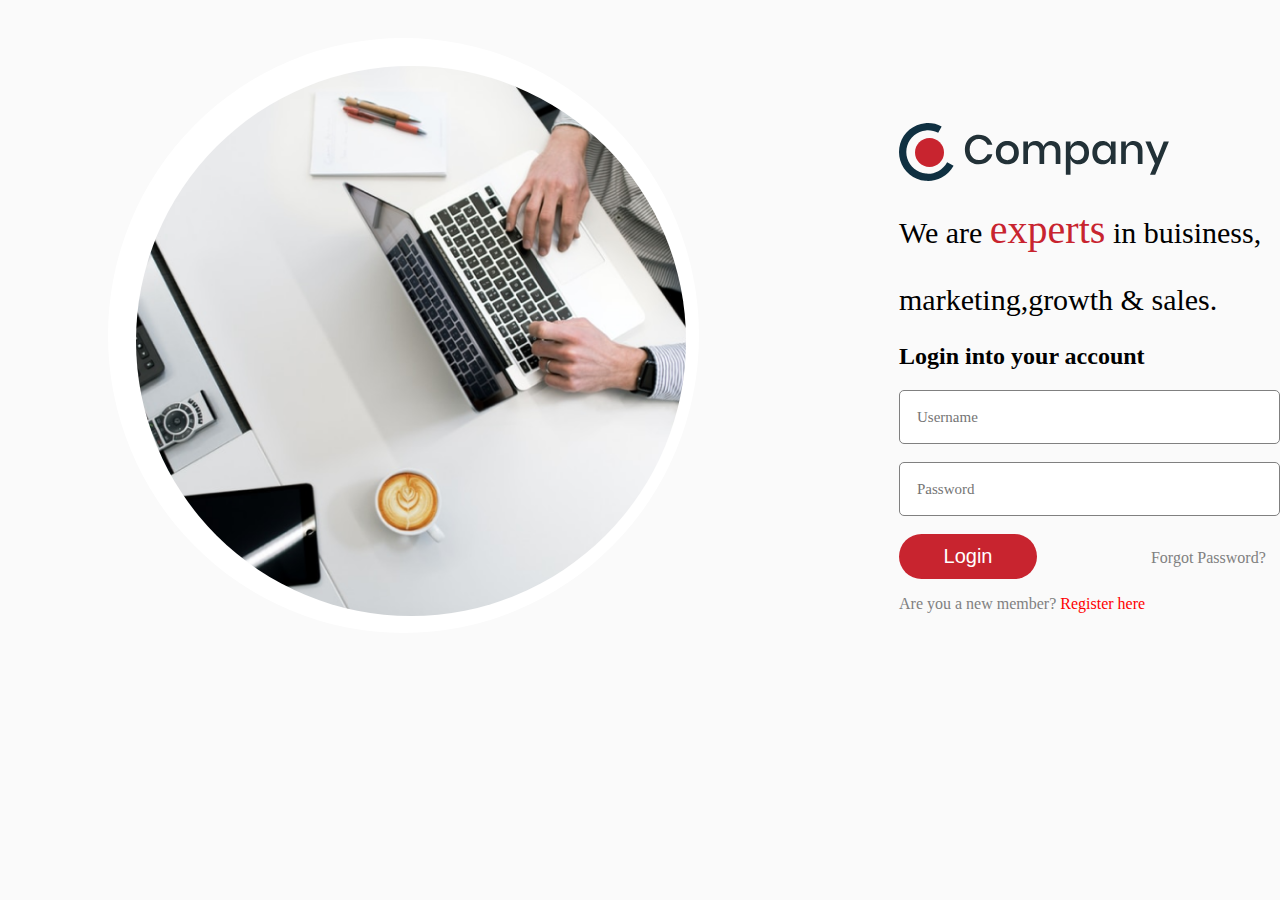
<file: index.html>
﻿<!DOCTYPE html>

<html lang="en" xmlns="http://www.w3.org/1999/xhtml">
<head>
    <meta charset="utf-8" />
    <title>Index</title>
    <link href="css\style.css" rel="stylesheet"></link>
</head>
<body class="maindiv">
    
        
            <div class="thirddiv">
       
                <img src="images\hero-image.png" class="heroimage"/>
            
            </div>
        


       <div  class="right-div">
           
               <img src="images\logo.svg" class="coimage" />
               
           
       
       
            
            <h1 class="font">
                We are <span>experts</span> in buisiness,
            </h1>
            <h1 class="font">marketing,growth & sales.</h1>
             
            <h2 class="font1">Login into your account</h2>
            <form action="">
                <input type="text" placeholder="    Username" id="uername" class="textbox" /><br /><br />
                <input type="text" placeholder="    Password" id="password" class="textbox" /><br /><br />
                <input type="submit" value="Login" class="login" />
                <a href="forgot.html" class="link">Forgot Password?</a>
                <br />
                <p class="font1">Are you a new member?<a href="register.html" class="anchor">  Register here</a>
            </form>
        </div>
    
</body>
</html>
</file>
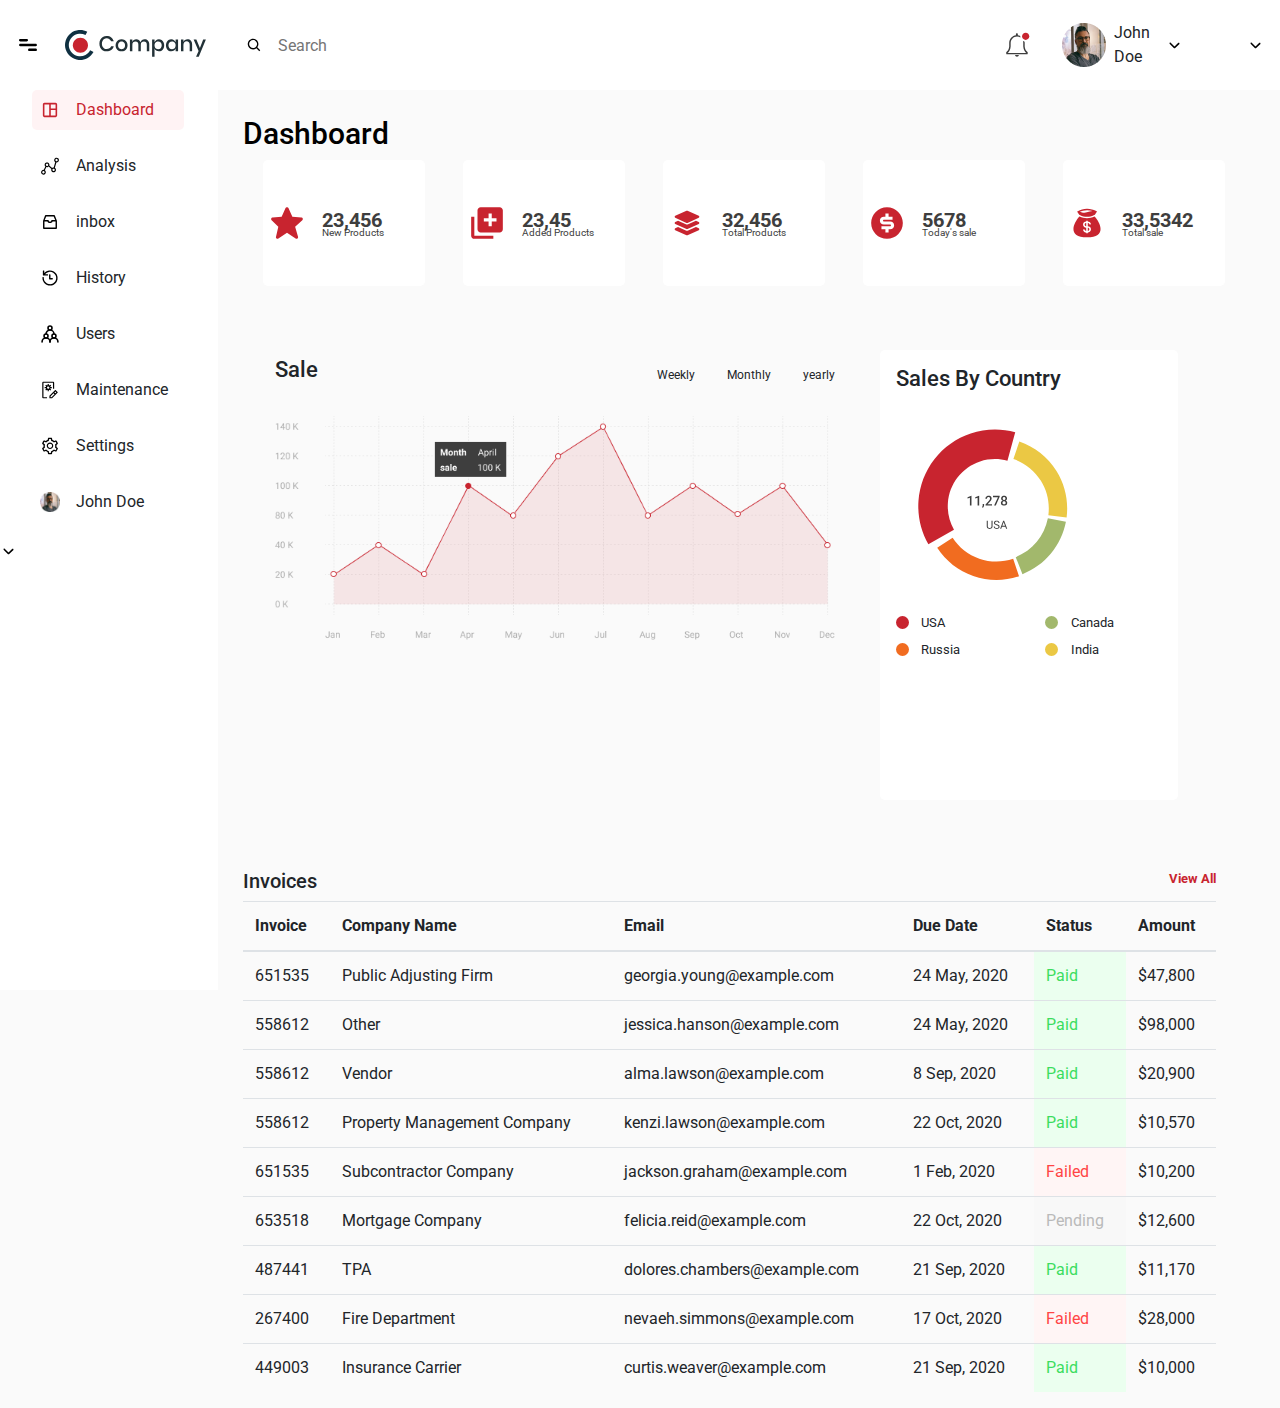
<file: dashboard.html>
<!DOCTYPE html>
<html lang="en">
<head>
    <meta charset="UTF-8">
    <meta http-equiv="X-UA-Compatible" content="IE=edge">
    <meta name="viewport" content="width=device-width, initial-scale=1.0">
    <title>Dashboard</title>
    <link rel="stylesheet" href="css/bootstrap.min.css" />
    <!-- <link rel="stylesheet" href="css/dashboard.css" /> -->
    <link rel="stylesheet" href="css/dashboard-media.css" />
    <link rel="stylesheet" href="css/dashboard-style.css" />

</head>
<body>
    


<!-- Navigation bar  -->


<nav class="navbar-dashboard">

    <div class="menu-logo--div">
        <img src="images/menu-bar.svg" id="menu-icon" />
        <img src="images/header-logo.svg" id="header-logo" />
    </div>



    <div class="search-box">
        <img src="images/search-icon.svg" id="search-icon" />
        <input type="search" name="search" id="search-input" placeholder="Search" />
    </div>


    <div class="right-navigation">
        <img src="images/notification-icon.svg" id="notification-icon" />


        <div class="navigation-profile">
            <img src="images/profile.png" id="profile-icon" />
            <span>John Doe</span>
            <img src="images/downward-arrow.svg" id="down-arrow" />
        </div>
    </div>

    <img src="images/downward-arrow.svg" id="close-arrow">
</nav>





<!-- Navigation bar  -->



<!-- left sidebar -->


<section class="dashboard--body">




    <!-- first div for left sidebar -->


    <div class="left--sidebar open">
        <!-- ---------------------- seven div of sidebar items  -->

        <div class="dashboard-item item-active">
                <img src="images/dashboard-active.svg" class="dashboard-item--icon" />
                <span>Dashboard</span>
        </div>


        
        


        <div class="dashboard-item">
            <img src="images/graph-default.svg" class="dashboard-item--icon" />
            <span>Analysis</span>
        </div>



        <div class="dashboard-item">
            <img src="images/inbox-default.svg" class="dashboard-item--icon" />
            <span>inbox</span>
        </div>


        <div class="dashboard-item">
            <img src="images/clock-default.svg" class="dashboard-item--icon" />
            <span>History</span>
        </div>


        <div class="dashboard-item">
            <img src="images/user-default.svg" class="dashboard-item--icon" />
            <span>Users</span>
        </div>

        <div class="dashboard-item">
            <img src="images/maintenance-default.svg" class="dashboard-item--icon" />
            <span>Maintenance</span>
        </div>

        <div class="dashboard-item">
            <img src="images/setting-default.svg" class="dashboard-item--icon" />
            <span>Settings</span>
        </div>



        <div class="dashboard-item" class="profile-in-slidebar">
            <img src="images/profile.png" class="dashboard-item--icon profile-in-slidebar"/>
            <span class="profile-in-slidebar">John Doe</span>
        </div>
        <span class="profile-in-slidebar"><img src="images/downward-arrow.svg" alt=""></span>







        <!-- ---------------------- seven div of sidebar items  -->
    </div>



    <!-- first div for left sidebar -->





    <!-- second div for main content : right side of sidebar -->


    <div class="right-dashboard--content">
        <h2 id="title--dashboard">Dashboard</h2>


        <div class="insights">
            <!-- five insight -->

            <div class="insight">
                <img src="images/star.svg" class="insight-icon" />

                <div class="insight-info">
                    <p>23,456</p>
                    <small>New Products</small>
                </div>
            </div>





            <div class="insight">

                <img src="images/new-product.svg" class="insight-icon" />

                <div class="insight-info">
                    <p>23,45</p>
                    <small>Added Products</small>
                </div>

            </div>


            <div class="insight">
                <img src="images/total-product.svg" class="insight-icon" />

                <div class="insight-info">
                    <p>32,456</p>
                    <small>Total Products</small>
                </div>
            </div>


            <div class="insight">
                <img src="images/dollar-filled.svg" class="insight-icon" />

                <div class="insight-info">
                    <p>5678</p>
                    <small>Today's sale</small>
                </div>
            </div>


            <div class="insight">
                <img src="images/money-bag.svg" class="insight-icon" />

                <div class="insight-info">
                    <p>33,5342</p>
                    <small>Total sale</small>
                </div>
            </div>



            <!-- five insight -->
        </div>





        <!-- ------charts -->

        <div class="charts">
            <div class="data-graph--chart">
            <div class="left-chart--header">
                <h3>Sale</h3>

                <ul>
                    <li>Weekly</li>
                    <li>Monthly</li>
                    <li>yearly</li>
                </ul>
            </div>


            <img src="images/data-graph.png" id="data-graph">
            </div>



            <div class="pie-chart">
                <h3>Sales By Country</h3>

                <img src="images/pie-chart.svg" id="pie-chart" />


                <div class="country-info">
                    <div class="country">
                        <div class="red-circle"></div>
                        <small>USA</small>
                    </div>

                    <div class="country">
                        <div class="green-circle"></div>
                        <small>Canada</small>
                    </div>

                    <div class="country">
                        <div class="orange-circle"></div>
                        <small>Russia</small>
                    </div>

                    <div class="country">
                        <div class="yellow-circle"></div>
                        <small>India</small>
                    </div>

                    
                </div>
            </div>



        </div>




        <!-- ------charts -->




        <!-- table -->


        <div class="invoice-table">
            <div class="table-top display-flex">
                <h5>Invoices</h5>
                <small>View All</small>
            </div>
            <div class="table-responsive">
            <table class="table ">

                <thead>
                    <th>Invoice</th>
                    <th>Company Name</th>
                    <th>Email</th>
                    <th>Due Date</th>
                    <th>Status</th>
                    <th>Amount</th>
                </thead>

                <tbody>
                    <tr>
                        <td>651535</td>
                        <td>Public Adjusting Firm</td>
                        <td>georgia.young@example.com</td>
                        <td>24 May, 2020</td>
                        <td class="succ">Paid</td>
                        <td>$47,800</td>
                    </tr>

                    <tr>
                        <td>558612</td>
                        <td>Other</td>
                        <td>jessica.hanson@example.com</td>
                        <td>24 May, 2020</td>
                        <td class="succ">Paid</td>
                        <td>$98,000</td>
                    </tr>

                    <tr>
                        <td>558612</td>
                        <td>Vendor</td>
                        <td>alma.lawson@example.com</td>
                        <td>8 Sep, 2020</td>
                        <td class="succ">Paid</td>
                        <td>$20,900</td>
                    </tr>

                    <tr>
                        <td>558612</td>
                        <td>Property Management Company</td>
                        <td>kenzi.lawson@example.com</td>
                        <td>22 Oct, 2020</td>
                        <td class="succ">Paid</td>
                        <td>$10,570</td>
                    </tr>

                    
                    <tr>
                        <td>651535</td>
                        <td>Subcontractor Company</td>
                        <td>jackson.graham@example.com</td>
                        <td>1 Feb, 2020</td>
                        <td class="fail">Failed</td>
                        <td>$10,200</td>
                    </tr>

                    <tr>
                        <td>653518</td>
                        <td>Mortgage Company</td>
                        <td>felicia.reid@example.com</td>
                        <td>22 Oct, 2020</td>
                        <td class="pending">Pending</td>
                        <td>$12,600</td>
                    </tr>

                    <tr>
                        <td>487441</td>
                        <td>TPA</td>
                        <td>dolores.chambers@example.com</td>
                        <td>21 Sep, 2020</td>
                        <td class="succ">Paid</td>
                        <td>$11,170</td>
                    </tr>

                    <tr>
                        <td>267400</td>
                        <td>Fire Department</td>
                        <td>nevaeh.simmons@example.com</td>
                        <td>17 Oct, 2020</td>
                        <td class="fail">Failed</td>
                        <td>$28,000</td>
                    </tr>


                    <tr>
                        <td>449003</td>
                        <td>Insurance Carrier</td>
                        <td>curtis.weaver@example.com</td>
                        <td>21 Sep, 2020</td>
                        <td class="succ">Paid</td>
                        <td>$10,000</td>
                    </tr>
                </tbody>
            </table>
        </div>
        </div>



        <!-- table -->
    </div>




    <!-- second div for main content : right side of sidebar -->
</section>







<!-- left sidebar -->


</body>

<script src="js/index.js"></script>
</html>
</file>
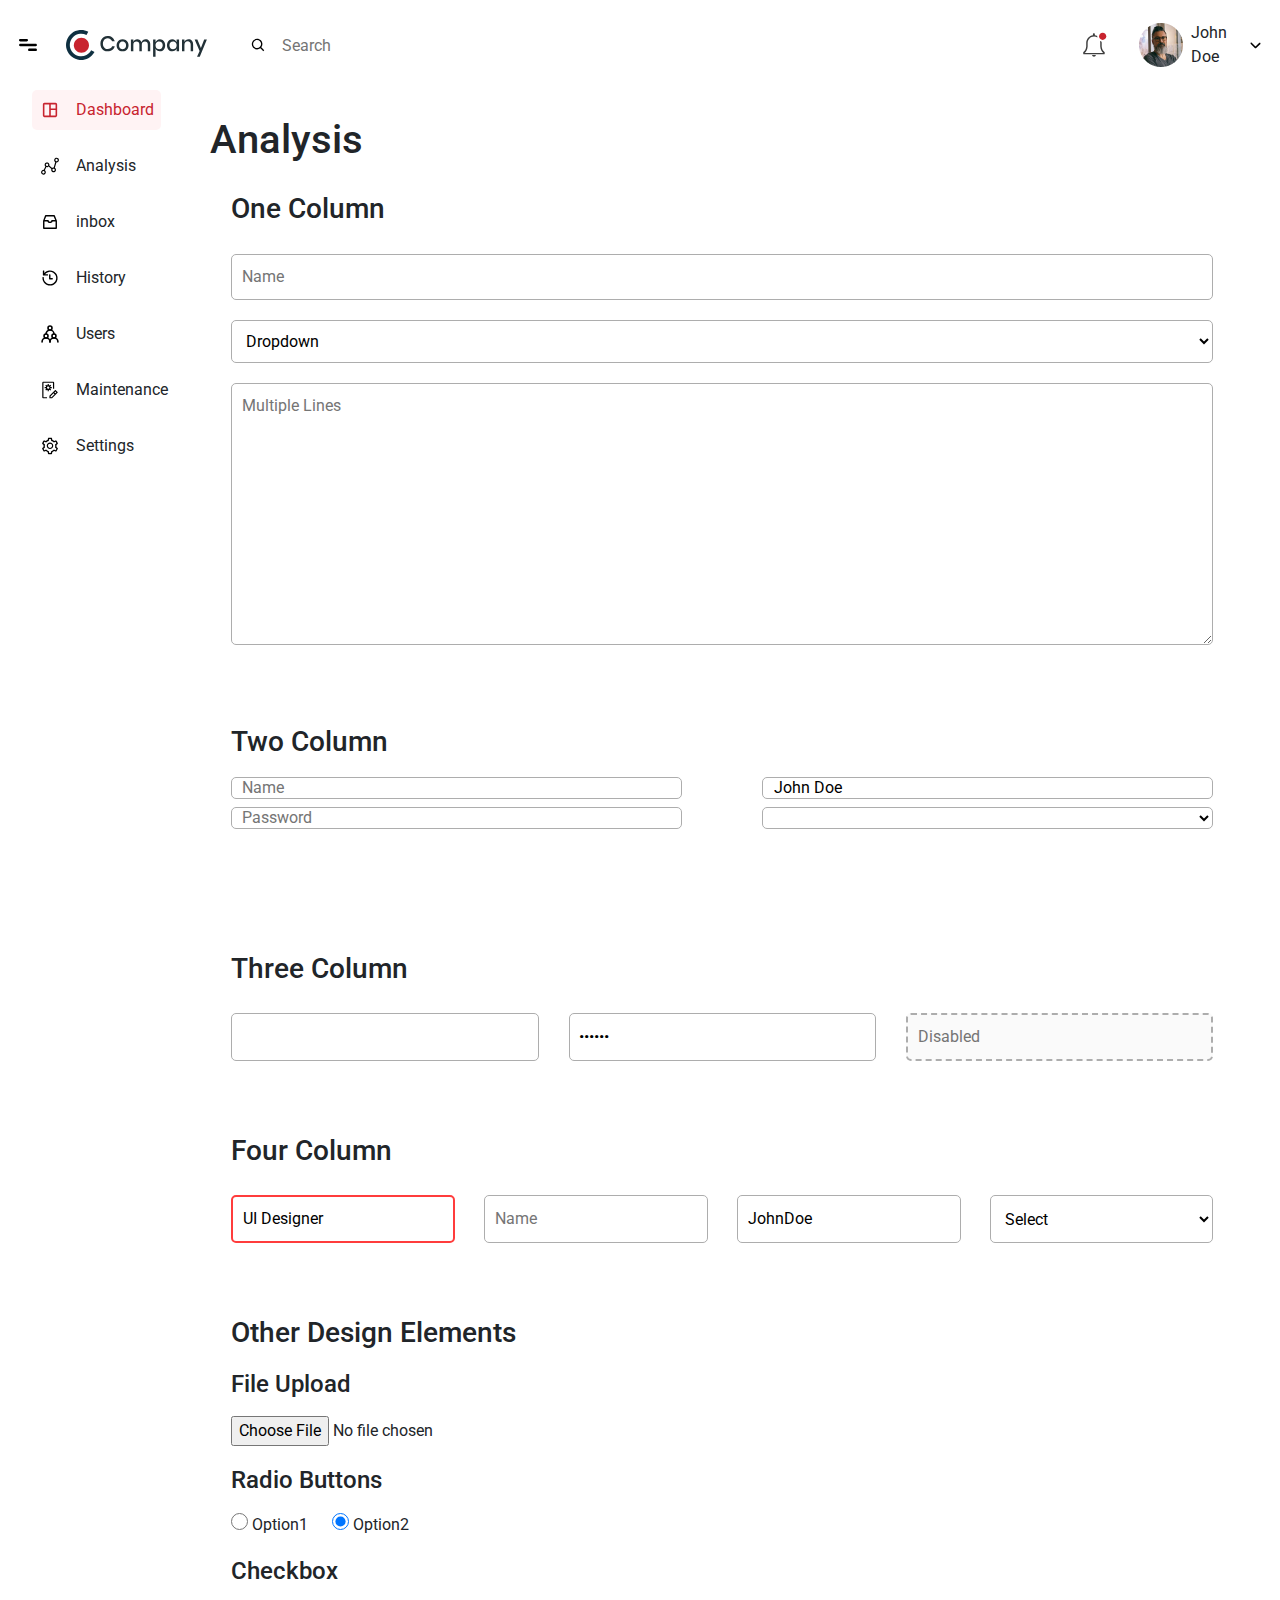
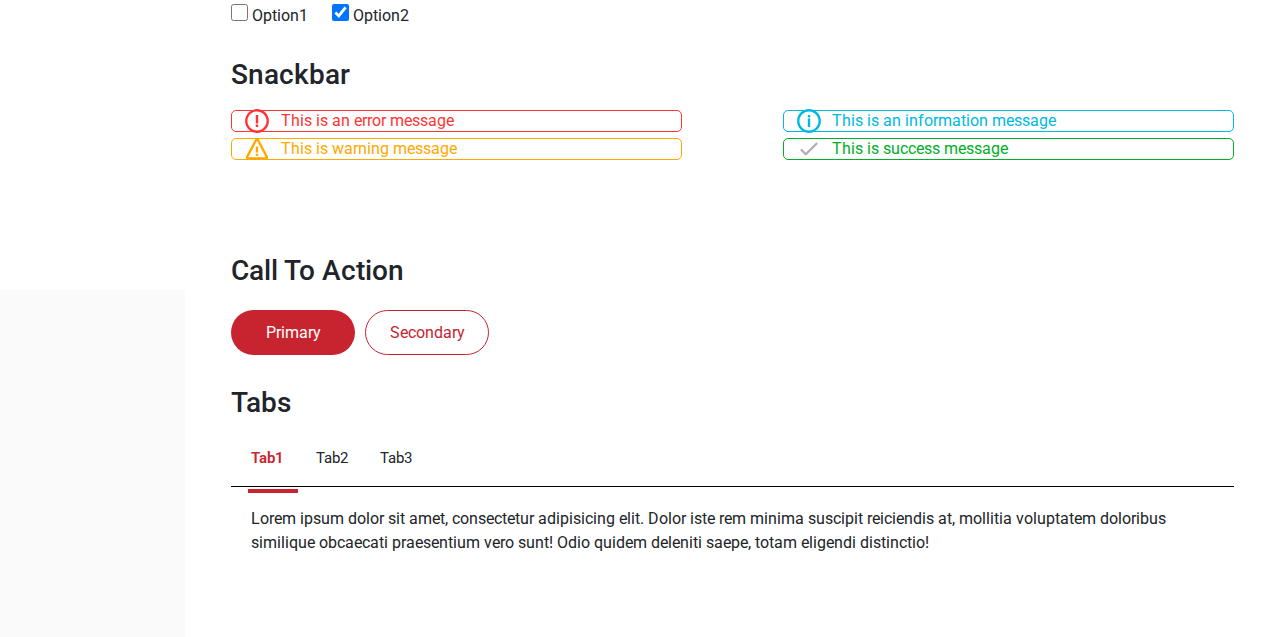
<file: inerpage.html>
<!DOCTYPE html>
<html lang="en">
<head>
  <meta charset="UTF-8">
  <meta http-equiv="X-UA-Compatible" content="IE=edge">
  <meta name="viewport" content="width=device-width, initial-scale=1.0">
  <title>Document</title>
  <link rel="stylesheet" href="css/bootstrap.min.css">
  <link rel="stylesheet" href="css/dashboard.css" />
  <link rel="stylesheet" href="css/dashboard-media.css">
  <link rel="stylesheet" href="css/ineerpage.css" />
</head>
<body>
  
<!-- Navigation bar  -->


<nav class="navbar-dashboard">

  <div class="menu-logo--div">
      <img src="images/menu-bar.svg" id="menu-icon" />
      <img src="images/header-logo.svg" id="header-logo" />
  </div>



  <div class="search-box">
      <img src="images/search-icon.svg" id="search-icon" />
      <input type="search" name="search" id="search-input" placeholder="Search" />
  </div>


  <div class="right-navigation">
      <img src="images/notification-icon.svg" id="notification-icon" />


      <div class="navigation-profile">
          <img src="images/profile.png" id="profile-icon" />
          <span>John Doe</span>
          <img src="images/downward-arrow.svg" id="down-arrow" />
      </div>
  </div>

  <img src="images/downward-arrow.svg" id="close-arrow">
</nav>








<!-- Navigation bar  -->



<section class="dashboard--body">




  <!-- first div for left sidebar -->


  <div class="left--sidebar open">
      <!-- ---------------------- seven div of sidebar items  -->

      <div class="dashboard-item item-active">
              <img src="images/dashboard-active.svg" class="dashboard-item--icon" />
              <span>Dashboard</span>
      </div>


      
      


      <div class="dashboard-item">
          <img src="images/graph-default.svg" class="dashboard-item--icon" />
          <span>Analysis</span>
      </div>



      <div class="dashboard-item">
          <img src="images/inbox-default.svg" class="dashboard-item--icon" />
          <span>inbox</span>
      </div>


      <div class="dashboard-item">
          <img src="images/clock-default.svg" class="dashboard-item--icon" />
          <span>History</span>
      </div>


      <div class="dashboard-item">
          <img src="images/user-default.svg" class="dashboard-item--icon" />
          <span>Users</span>
      </div>

      <div class="dashboard-item">
          <img src="images/maintenance-default.svg" class="dashboard-item--icon" />
          <span>Maintenance</span>
      </div>

      <div class="dashboard-item">
          <img src="images/setting-default.svg" class="dashboard-item--icon" />
          <span>Settings</span>
      </div>



      <div class="dashboard-item" class="profile-in-slidebar">
          <img src="images/profile.png" class="dashboard-item--icon profile-in-slidebar"/>
          <span class="profile-in-slidebar">John Doe</span>
      </div>
      <span class="profile-in-slidebar"><img src="images/downward-arrow.svg" alt=""></span>







      <!-- ---------------------- seven div of sidebar items  -->
  </div>



  <!-- first div for left sidebar -->


  <div class="analysis-form">
      <h1>Analysis</h1>



      <div class="one--column">
        <h3>One Column</h3>


        <input type="text" name="" id="one-column--name" placeholder="Name"/>

        <select name="" id="one-column--dropdown">
          <option value="" selected>Dropdown</option>
          <option value="" selected>Dropdown</option>
          <option value="" selected>Dropdown</option>
          <option value="" selected>Dropdown</option>
        </select>

        <textarea name="" id="one-column--textarea" cols="30" rows="10" placeholder="Multiple Lines"></textarea>
      </div>


      <div class="two--column">
        <h3>Two Column</h3>
        <div class="two-column--grid-container">
          <input type="text" name="" id="two-column--name" placeholder="Name">
          <input type="text" name="" id="two-column--username" value="John Doe" />
          <input type="password" name="" id="two-column--password" placeholder="Password">
          <select name="" id="two-column--dropdown">
            <option value="" selected>Dropdown</option>
            <option value="" selected>Dropdown</option>
            <option value="" selected>Dropdown</option>
            <option value="" selected>Dropdown</option>
          </select>
        </div>
      </div>

      <div class="three--column">
        <h3>Three Column</h3>

        <div class="three-column-flex-container">
          <input type="text" name="" id="three-column--name">
          <input type="password" name="" id="three-column--password" value="123456">
          <input type="text" name="" id="three-column--disable" placeholder="Disabled" disabled>
        </div>
      </div>




      <div class="four--column">
        <h3>Four Column</h3>

        <div class="four-column-flex-container">
          <input type="text" name="" id="four-column--designation" value="UI Designer">
          <input type="text" name="" id="four-column--name" placeholder="Name">
          <input type="text" name="" id="four-column--username" value="JohnDoe">
          <select name="" id="four-column--dropdown">
            <option value="" selected>Select</option>
            <option value="">Dropdown</option>
            <option value="">Dropdown</option>
            <option value="">Dropdown</option>
          </select>
        </div>
      </div>



      <div class="other-design-element">
        <h3>Other Design Elements</h3>
        <div class="file-upload">
          <h4>File Upload</h4>
          <input type="file" name="" id="other-element--file">
        </div>

        <div class="radio-button">
          <h4>Radio Buttons</h4>
          <input type="radio" name="radio" id="other-element--radio1"> Option1
          <input type="radio" name="radio" id="other-element--radio2" checked> Option2
        </div>


        <div class="check-box">
          <h4>Checkbox</h4>
          <input type="checkbox" name="male" id="other-element--checkbox1"> Option1
          <input type="checkbox" name="female" id="other-element--checkbox2" checked> Option2
        </div>


        <h3 id="snackbar">Snackbar</h3>
        <div class="snackbar">
          <div class="inner-snackbar red">
            <img src="images/error-icon.svg" alt="">
            <span>This is an error message</span>
          </div>
          <div class="inner-snackbar blue">
            <img src="images/info-icon.svg" alt="">
            <span>This is an information message</span>
          </div>
          <div class="inner-snackbar yellow">
            <img src="images/warning-icon.svg" alt="">
            <span>This is warning message</span>
          </div>
          <div class="inner-snackbar green">
            <img src="images/check-icon.svg" alt="">
            <span>This is success message</span>
          </div>
        </div>

        <h3 id="snackbar">Call To Action</h3>
        <div class="call-to-action">
          <button type="btn1">Primary</button>
          <button type="btn2">Secondary</button>
        </div>


        <div class="tabs">
          <h3 id="snackbar">Tabs</h3>

          <ul>
            <li>Tab1</li>
            <li>Tab2</li>
            <li>Tab3</li>

            <small id="underline"></small>
          </ul>

        </div>
        <p>Lorem ipsum dolor sit amet, consectetur adipisicing elit. Dolor iste rem minima suscipit reiciendis at, mollitia voluptatem doloribus similique obcaecati praesentium vero sunt! Odio quidem deleniti saepe, totam eligendi distinctio!</p>
      </div>
  </div>



</section>
</body>
</html>
</file>
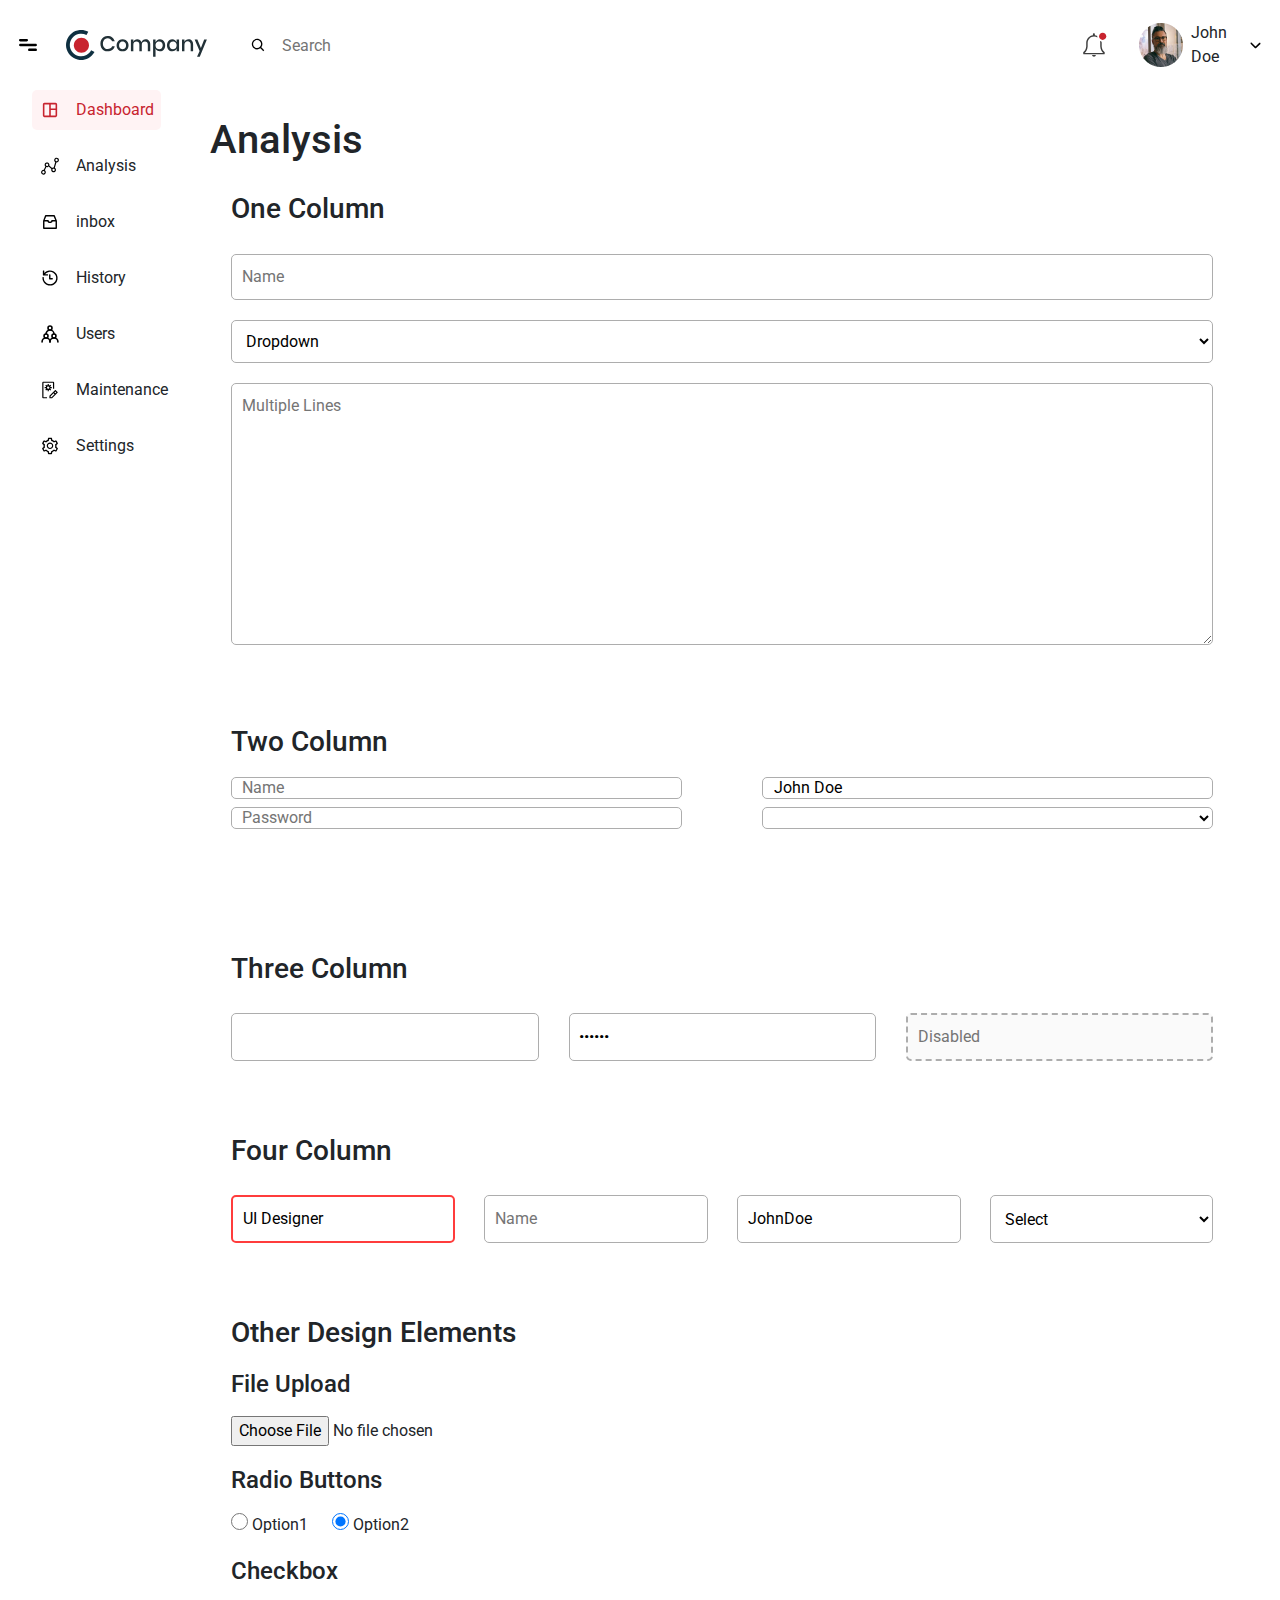
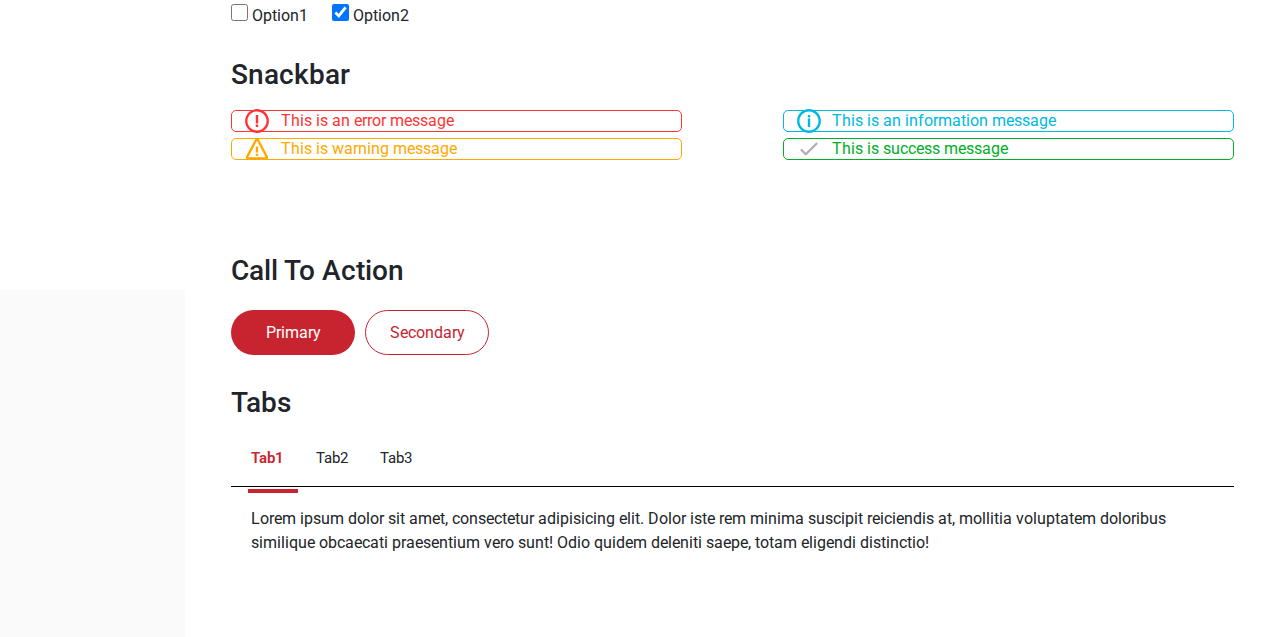
<file: innerpage.html>
<!DOCTYPE html>
<html lang="en">
<head>
  <meta charset="UTF-8">
  <meta http-equiv="X-UA-Compatible" content="IE=edge">
  <meta name="viewport" content="width=device-width, initial-scale=1.0">
  <title>Document</title>
  <link rel="stylesheet" href="css/bootstrap.min.css">
  <link rel="stylesheet" href="css/dashboard.css" />
  <link rel="stylesheet" href="css/dashboard-media.css">
  <link rel="stylesheet" href="css/ineerpage.css" />
</head>
<body>
  
<!-- Navigation bar  -->


<nav class="navbar-dashboard">

  <div class="menu-logo--div">
      <img src="images/menu-bar.svg" id="menu-icon" />
      <img src="images/header-logo.svg" id="header-logo" />
  </div>



  <div class="search-box">
      <img src="images/search-icon.svg" id="search-icon" />
      <input type="search" name="search" id="search-input" placeholder="Search" />
  </div>


  <div class="right-navigation">
      <img src="images/notification-icon.svg" id="notification-icon" />


      <div class="navigation-profile">
          <img src="images/profile.png" id="profile-icon" />
          <span>John Doe</span>
          <img src="images/downward-arrow.svg" id="down-arrow" />
      </div>
  </div>

  <img src="images/downward-arrow.svg" id="close-arrow">
</nav>








<!-- Navigation bar  -->



<section class="dashboard--body">




  <!-- first div for left sidebar -->


  <div class="left--sidebar open">
      <!-- ---------------------- seven div of sidebar items  -->

      <div class="dashboard-item item-active">
              <img src="images/dashboard-active.svg" class="dashboard-item--icon" />
              <span>Dashboard</span>
      </div>


      
      


      <div class="dashboard-item">
          <img src="images/graph-default.svg" class="dashboard-item--icon" />
          <span>Analysis</span>
      </div>



      <div class="dashboard-item">
          <img src="images/inbox-default.svg" class="dashboard-item--icon" />
          <span>inbox</span>
      </div>


      <div class="dashboard-item">
          <img src="images/clock-default.svg" class="dashboard-item--icon" />
          <span>History</span>
      </div>


      <div class="dashboard-item">
          <img src="images/user-default.svg" class="dashboard-item--icon" />
          <span>Users</span>
      </div>

      <div class="dashboard-item">
          <img src="images/maintenance-default.svg" class="dashboard-item--icon" />
          <span>Maintenance</span>
      </div>

      <div class="dashboard-item">
          <img src="images/setting-default.svg" class="dashboard-item--icon" />
          <span>Settings</span>
      </div>



      <div class="dashboard-item" class="profile-in-slidebar">
          <img src="images/profile.png" class="dashboard-item--icon profile-in-slidebar"/>
          <span class="profile-in-slidebar">John Doe</span>
      </div>
      <span class="profile-in-slidebar"><img src="images/downward-arrow.svg" alt=""></span>







      <!-- ---------------------- seven div of sidebar items  -->
  </div>



  <!-- first div for left sidebar -->


  <div class="analysis-form">
      <h1>Analysis</h1>



      <div class="one--column">
        <h3>One Column</h3>


        <input type="text" name="" id="one-column--name" placeholder="Name"/>

        <select name="" id="one-column--dropdown">
          <option value="" selected>Dropdown</option>
          <option value="" selected>Dropdown</option>
          <option value="" selected>Dropdown</option>
          <option value="" selected>Dropdown</option>
        </select>

        <textarea name="" id="one-column--textarea" cols="30" rows="10" placeholder="Multiple Lines"></textarea>
      </div>


      <div class="two--column">
        <h3>Two Column</h3>
        <div class="two-column--grid-container">
          <input type="text" name="" id="two-column--name" placeholder="Name">
          <input type="text" name="" id="two-column--username" value="John Doe" />
          <input type="password" name="" id="two-column--password" placeholder="Password">
          <select name="" id="two-column--dropdown">
            <option value="" selected>Dropdown</option>
            <option value="" selected>Dropdown</option>
            <option value="" selected>Dropdown</option>
            <option value="" selected>Dropdown</option>
          </select>
        </div>
      </div>

      <div class="three--column">
        <h3>Three Column</h3>

        <div class="three-column-flex-container">
          <input type="text" name="" id="three-column--name">
          <input type="password" name="" id="three-column--password" value="123456">
          <input type="text" name="" id="three-column--disable" placeholder="Disabled" disabled>
        </div>
      </div>




      <div class="four--column">
        <h3>Four Column</h3>

        <div class="four-column-flex-container">
          <input type="text" name="" id="four-column--designation" value="UI Designer">
          <input type="text" name="" id="four-column--name" placeholder="Name">
          <input type="text" name="" id="four-column--username" value="JohnDoe">
          <select name="" id="four-column--dropdown">
            <option value="" selected>Select</option>
            <option value="">Dropdown</option>
            <option value="">Dropdown</option>
            <option value="">Dropdown</option>
          </select>
        </div>
      </div>



      <div class="other-design-element">
        <h3>Other Design Elements</h3>
        <div class="file-upload">
          <h4>File Upload</h4>
          <input type="file" name="" id="other-element--file">
        </div>

        <div class="radio-button">
          <h4>Radio Buttons</h4>
          <input type="radio" name="radio" id="other-element--radio1"> Option1
          <input type="radio" name="radio" id="other-element--radio2" checked> Option2
        </div>


        <div class="check-box">
          <h4>Checkbox</h4>
          <input type="checkbox" name="male" id="other-element--checkbox1"> Option1
          <input type="checkbox" name="female" id="other-element--checkbox2" checked> Option2
        </div>


        <h3 id="snackbar">Snackbar</h3>
        <div class="snackbar">
          <div class="inner-snackbar red">
            <img src="images/error-icon.svg" alt="">
            <span>This is an error message</span>
          </div>
          <div class="inner-snackbar blue">
            <img src="images/info-icon.svg" alt="">
            <span>This is an information message</span>
          </div>
          <div class="inner-snackbar yellow">
            <img src="images/warning-icon.svg" alt="">
            <span>This is warning message</span>
          </div>
          <div class="inner-snackbar green">
            <img src="images/check-icon.svg" alt="">
            <span>This is success message</span>
          </div>
        </div>

        <h3 id="snackbar">Call To Action</h3>
        <div class="call-to-action">
          <button type="btn1">Primary</button>
          <button type="btn2">Secondary</button>
        </div>


        <div class="tabs">
          <h3 id="snackbar">Tabs</h3>

          <ul>
            <li>Tab1</li>
            <li>Tab2</li>
            <li>Tab3</li>

            <small id="underline"></small>
          </ul>

        </div>
        <p>Lorem ipsum dolor sit amet, consectetur adipisicing elit. Dolor iste rem minima suscipit reiciendis at, mollitia voluptatem doloribus similique obcaecati praesentium vero sunt! Odio quidem deleniti saepe, totam eligendi distinctio!</p>
      </div>
  </div>



</section>
</body>
<script src="js/index.js"></script>
</html>
</file>
<file: css/dashboard.css>
@import url('https://fonts.googleapis.com/css2?family=Roboto:wght@300;400;500;700;900&display=swap');

* {
    margin: 0;
    padding: 0;
    box-sizing: border-box;
    font-family: 'Roboto', sans-serif;
}

body {
    background-color: #FAFAFA;
}

.navbar-dashboard {
    display: flex;
    background-color: #fff;
    min-width: 100%;
    width: 100%;
    gap: 4rem;
    padding: 1rem;
    /* justify-content: center; */
    align-items: center;
    min-height: 10vh;

}

.menu-logo--div {
    display: flex;
    gap: 15%;
    width: 14%;


}

#menu-icon{
    cursor: pointer;
}

.search-box {
    display: flex;
    width: 63%;
    align-items: center;

}

#search-icon {
    width: 16px;
    height: 16px;

}

#search-input {
    height: 5vh;
    outline: none;
    border: none;
    border-radius: 5px;
    padding: 1rem;


}

.right-navigation {
    display: flex;
    gap: 2rem;
    align-items: center;
    width: 15%;
}

.navigation-profile {
    display: flex;
    align-items: center;
    gap: 0.5rem;
}

/* ----------------------------------------------------------------------------------------- */
/* Css for dashboard body : */
/* ----------------------------------------------------------------------------------------- */

.dashboard--body {
    display: flex;

}

.left--sidebar {
    width: 17%;
    height: 200vh;

    display: flex;
    background-color: #fff;
    flex-direction: column;
    gap: 1rem;
    transition: 1s ease;
}

.open{
    display: flex;
}

.close{
    display: none;
}


.dashboard-item {
    display: flex;
    justify-content: flex-start;
    align-items: center;
    gap: 1rem;
    width: 70%;
    border-radius: 5px;
    padding: 0.5rem;
    margin-left:2rem;

}


.dashboard-item--icon {
    width: 20px;
    height: 20px;
}

.item-active {
    color: #C8242F;
    background-color: #FFF3F4;
}



/* --------------- right side */

.right-dashboard--content{
    height: 100vh;
    width: 80%;
    padding: 2%;
}

#title--dashboard{
    color: #000;
    font-size: 30px;
}

.insights{
    display: grid;
    grid-template-columns: 17% 17% 17% 17% 17%;
    grid-template-rows: 10%;
    column-gap: 4%;
    padding-left: 2%;
}

.insight{
    display: flex;
    gap: 1rem;
    align-items: center;
    background-color:#fff;
    padding: 3%;
    border-radius: 5px;

    
    
}

.insight-icon{
    width: 38px;
    height: 38px;
    min-width: 33px;
    min-height: 33px;
}

.insight-info{
    display: flex;
    flex-direction: column;
    
    
}

.insight-info p{
    font-size: 25px;
    color:#3E3E3E;
    font-weight: bold;
    position: relative;
    top: 0.8rem;
  

}

.insight-info small{
    font-size: 15px;
    position: relative;
    color: #3E3E3E;
    bottom:0.8rem;
}


/* ---------------------------------------------charts */


.charts{
    display: grid;
    width: 80%;
    grid-template-columns: 75% 40%;
    grid-template-rows: 5%;
    column-gap: 6%;
    margin-top: 5rem;
    padding-left: 2rem;
    
    
    
}

.data-graph--chart{
    display: flex;
    flex-direction: column;
    gap: 1rem;
    background-color: #fff;
    padding: 1rem;
}

#data-graph{
    width: 100%;
    height: 45vh;
}


.left-chart--header{
    width: 100%;
    display: flex;
    align-items: center;
    justify-content: space-between;
   
    
}

.left-chart--header h3{
    font-size: 22px;
}

ul{
    display: flex;
    align-items: center;
    flex-direction: row;
    gap: 2rem;
    
}
ul li{
    
    list-style: none;
    font-size: 12px;
}



.pie-chart{
    display: flex;
    flex-direction: column;
   border-radius: 5px;
   height: 55vh;
    background-color: #fff;
 
    
}

.pie-chart h3{
    font-size: 22px;
    padding: 1rem;
    
}

#pie-chart{
   padding-left: 1.5rem;
    width: 70%;
height: auto;
}


.country{
    display: flex;
    gap: 0.8rem;
    align-items: center;
}

.red-circle{
    width: 13px;
    height: 13px;
    border-radius: 50%;
    background-color: #C8242F;
}
.green-circle{
    width: 13px;
    height: 13px;
    border-radius: 50%;
    background-color: #A2B86C;
}
.orange-circle{
    width: 13px;
    height: 13px;
    border-radius: 50%;
    background-color: #F16C20;
}
.yellow-circle{
    width: 13px;
    height: 13px;
    border-radius: 50%;
    background-color: #EBC844;
}

.country-info{
    display: grid;
    column-gap: 1rem;
    grid-template-columns: 50% 50%;
    grid-template-rows: 20% 20%;
    padding: 1rem;
    row-gap: 1rem;
}
/* ---------------------------------------------charts */



/* table */


.succ {
    color: #3CDD5F;
    background-color: #EBFFEF;

}

.fail {
    color: #FF4545;
    background-color: #FFF5F5;
}

.pending {
    color: #BABABA;
    background-color: #F8F8F8;
}

.display-flex {
    margin-top: 3rem;
    display: flex;
    gap: 0.75rem;
    justify-content: space-between;

}

.table-top small{
    color: #C8242F;
    font-weight: bold;
}



/* table */



#close-arrow{
    display: none;
}

.profile-in-slidebar{
    opacity: 0;
}
</file>
<file: css/dashboard-media.css>
@media screen and (max-width : 1096px) {
    * {
        margin: 0;
        padding: 0;
        box-sizing: border-box;
        font-family: 'Roboto', sans-serif;
    }

    body {
        background-color: #FAFAFA;
    }

    .navbar-dashboard {
        display: flex;
        background-color: #fff;
        min-width: 100%;
        width: 100%;
        gap: 4rem;
        padding: 1rem;
        /* justify-content: center; */
        align-items: center;
        min-height: 10vh;

    }

    .right-navigation {
        display: flex;
        gap: 2rem;
        align-items: center;
    }

    .navigation-profile {
        display: flex;
        align-items: center;
        gap: 0.8rem;

    }

    .navigation-profile span {
        font-size: 12px;
    }



    /* ------------------------------------------ */

    .left--sidebar {
        width: 20%;
        height: 200vh;

        display: flex;
        background-color: #fff;
        flex-direction: column;
        gap: 1rem;
        transition: 1s ease;
    }

    /* ------------------------------------------------- */


    .insights {
        display: grid;
        grid-template-columns: 22% 21% 22% 21%;
        grid-template-rows: 10%;
        column-gap: 4%;
        row-gap: 7%;
        padding-left: 2%;
    }

    .insight {
        display: flex;
        gap: 1rem;
        align-items: center;
        background-color: #fff;
        padding: 3%;
        border-radius: 5px;



    }



    /* ------------------------------------------ */


    .charts {
        display: grid;
        width: 80%;
        grid-template-columns: 66% 53%;
        grid-template-rows: 5%;
        column-gap: 6%;
        margin-top: 5rem;
        padding-left: 2rem;



    }

    #data-graph {
        width: 98%;
        height: 38vh;
    }

    .open{
        display: flex;
    }
    
    .close{
        display: none;
    }

}

@media screen and (max-width : 985px) {
    .navbar-dashboard {
        display: flex;
        background-color: #fff;
        min-width: 100%;
        width: 100%;
        gap: 4rem;
        padding: 1rem;
        /* justify-content: center; */
        align-items: center;
        min-height: 10vh;

    }

    .search-box {
        width: 55%;
    }

    .right-navigation {
        display: flex;
        gap: 1.5rem;
        align-items: center;
        width: 25%;
    }
    .navigation-profile span{
        font-size: 15px;
    }


    /* ------------------------------------dashboard */

    .left--sidebar {
        width: 21%;
        height: 200vh;
    
        display: flex;
        background-color: #fff;
        flex-direction: column;
        gap: 1rem;
        transition: 1s ease;
    }

    /* ----------------------------------------------------- */

    .insights{
        display: grid;
        grid-template-columns: 28% 28% 28%;
        grid-template-rows: 10%;
        column-gap: 4%;
        padding-left: 2%;
    }

    .open{
        display: flex;
    }
    
    .close{
        display: none;
    }
}


@media screen and (max-width : 926px){
    .right-navigation {
        display: flex;
        gap: 1.5rem;
        align-items: center;
        width: 28%;
    }
    .open{
        display: flex;
    }
    
    .close{
        display: none;
    }
}

@media screen and (max-width : 892px){
    #header-logo{
        width: 100px;
    }
    .open{
        display: flex;
    }
    
    .close{
        display: none;
    }
}

@media screen and (max-width : 823px){
    .insights{
        display: grid;
        grid-template-columns: 30% 30% 30%;
        grid-template-rows: 10%;
        column-gap: 4%;
        padding-left: 2%;
    }


    .left--sidebar {
        width: 23%;
        height: 200vh;
    
        display: flex;
        background-color: #fff;
        flex-direction: column;
        gap: 0.8rem;
        transition: 1s ease;
    }
    
    .open{
        display: flex;
    }
    
    .close{
        display: none;
    }
    
    
    .dashboard-item {
        display: flex;
        justify-content: flex-start;
        align-items: center;
        gap: 1rem;
        width: 80%;
        border-radius: 5px;
        padding: 0.4rem;
        margin-left:0.8rem;
    
    }
    
    
    .dashboard-item--icon {
        width: 20px;
        height: 20px;
    }


    /* ------------------------- */

    .charts{
        display: grid;
        width: 100%;
        grid-template-columns: 90%;
        grid-template-rows: 5%;
        column-gap: 6%;
        margin-top: 3rem;
        row-gap:2rem;
        padding-left: 2rem;
        
        
        
    }

    .pie-chart{
        display: flex;
        flex-direction: column;
       border-radius: 5px;
       height: 62vh;
        background-color: #fff;
     
        
    }

    #pie-chart{
        padding-left: 1rem;
         width: 50%;
        height: auto;
        margin-left:1rem;
     }

     .country-info{
        display: grid;
        column-gap: 1rem;
        grid-template-columns: 50% 50%;
        grid-template-rows: 20% 20%;
        padding: 1rem;
        row-gap: 1rem;
    }   


    .country div{
        width: 21px;
        height: 21px;
    }
    .country small{
        font-size: 18px;
        font-weight: bold;
    }

    .open{
        display: flex;
    }
    
    .close{
        display: none;
    }

}

@media screen and (max-width : 768px){
    .search-box {
        display: flex;
        width: 50%;
        align-items: center;
    
    }
    
    #notification-icon{
        width: 20px;
        height: 20px;
    }

    #profile-icon{
        width: 25px;
        height: 25px;
    }

    .navigation-profile span{
        font-size: 12px;
    }

    
    .left--sidebar {
        width: 30%;
        height: 200vh;
    
        display: flex;
        background-color: #fff;
        flex-direction: column;
        gap: 0.8rem;
        transition: 1s ease;
    }


    .dashboard-item {
        display: flex;
        justify-content: flex-start;
        align-items: center;
        gap: 0.5rem;
        width: 80%;
        border-radius: 5px;
        padding: 0.4rem;
        margin-left:0.8rem;
    
    }
    
    
    .dashboard-item--icon {
        width: 20px;
        height: 20px;
    }


    #title--dashboard{
        font-size: 20px;
    }

    .insight-icon{
        width: 30px;
        height: 30px;
        min-width: 30px;
        min-height: 30px;
    }

    .insight-info p{
        font-size: 20px;
        color:#3E3E3E;
        font-weight: bold;
        position: relative;
        top: 0.8rem;
      
    
    }
    
    .insight-info small{
        font-size: 15px;
        position: relative;
        color: #3E3E3E;
        bottom:0.6rem;
    }

    .open{
        display: flex;
    }
    
    .close{
        display: none;
    }

}

@media screen and (max-width : 729px){
    .insights{
        display: grid;
        grid-template-columns: 33% 33% 33%;
        grid-template-rows: 10%;
        column-gap: 2%;
        padding-left: 2%;
    }
    .open{
        display: flex;
    }
    
    .close{
        display: none;
    }
}

@media screen and (max-width : 662px){
    .right-navigation {
        display: flex;
        gap: 1rem;
        align-items: center;
        width: 40%;
    }

    .insights{
        display: grid;
        grid-template-columns: 40% 40%;
        grid-template-rows: 10%;
        column-gap: 10%;
        padding-left: 2%;
    }

    .charts{
        display: grid;
        width: 100%;
        grid-template-columns: 90%;
        grid-template-rows: 5%;
        column-gap: 6%;
        margin-top: 5rem;
        row-gap:2rem;
        padding-left: 2rem;
        
        
        
    }

    #data-graph{
        width: 100%;
        height: 30vh;
    }

    #pie-chart{
        padding-left: 1.5rem;
         width: 80%;
     height: 30vh;
     }
    

     .country div{
        width: 15px;
        height: 15px;
    }
    .country small{
        font-size: 15px;
        font-weight: bold;
    }

    .pie-chart{
        display: flex;
        flex-direction: column;
       border-radius: 5px;
       height: 53vh;
        background-color: #fff;
     
        
    }
    .open{
        display: flex;
    }
    
    .close{
        display: none;
    }
}

@media screen and (max-width : 601px){
    .search-box {
        display: flex;
        width: 35%;
        align-items: center;
    
    }
    .open{
        display: flex;
    }
    
    .close{
        display: none;
    }
}

@media screen and (max-width :547px){
    .open{
        display: flex;
    }
    
    .close{
        display: none;
    }
    .search-box {
        display: flex;
        width: 27%;
        align-items: center;
        margin-left: 4%;
    }
    .right-navigation {
        display: flex;
        gap: 2rem;
        align-items: center;
        width: 30%;
    }

        
    .left--sidebar {
        width: 30%;
        height: 200vh;
    
        display: flex;
        background-color: #fff;
        flex-direction: column;
        gap: 0.5rem;
        transition: 1s ease;
    }


    .dashboard-item {
        display: flex;
        justify-content: flex-start;
        align-items: center;
        gap: 0.5rem;
        width: 80%;
        border-radius: 5px;
        padding: 0.4rem;
        margin-left:0.8rem;
    
    }
    
    
    .dashboard-item--icon {
        width: 17px;
        height: 17px;
    }

    .dashboard-item span{
        font-size: 12px;
    }

}

@media screen and (max-width : 496px){
    .left--sidebar{
        display: none;
    }
    .open{
        display: none;
    }
    
    .close{
        display: flex;
    }
    .open{
        display: flex;
    }
    
    .close{
        display: none;
    }
    .insights{
        display: grid;
        grid-template-columns: 80%;
        grid-template-rows: 10%;
        row-gap: 1rem;
        padding-left: 2%;
        margin-left:5%;
    
    }

    #search-input {
        height: 5vh;
        outline: none;
        border: none;
        border-radius: 5px;
        padding: 1rem;
        width: 100%;
    }
}

@media screen and (max-width : 467px){
    .left--sidebar{
        display: none;
    }
    .open{
        display: none;
    }
    
    .close{
        display: flex;
    }
    .open{
        display: flex;
    }
    
    .close{
        display: none;
    }
    .navigation-profile{
        display: none;
    }

    .profile-in-slidebar{
        opacity: 1;
    }


   
    .navbar-dashboard {
        display: flex;
        background-color: #fff;
        min-width: 100%;
        width: 100%;
        gap: 6rem;
        padding: 1rem;
        /* justify-content: center; */
        align-items: center;
        min-height: 10vh;
    
    }

    .search-box {
        display: flex;
        width: 85%;
        align-items: center;
        margin-left: 4%;
    }

    .left-chart--header h3{
        font-size: 15px;
    }
    
    ul{
        display: flex;
        align-items: center;
        flex-direction: row;
        gap: 0.3rem;
        
    }
    ul li{
        
        list-style: none;
        font-size: 12px;
    }

    .charts{
        display: grid;
        width: 100%;
        grid-template-columns: 100%;
        grid-template-rows: 5%;
        column-gap: 6%;
        margin-top: 5rem;
        row-gap:2rem;
        /* padding-left: 2rem; */
        
        
        
    }


   
    
}


@media screen and (max-width : 432px){
    .left--sidebar{
        display: none;
    }
    .open{
        display: none;
    }
    
    .close{
        display: flex;
    }
    .charts{
        display: grid;
        width: 95%;
        grid-template-columns: 100%;
        grid-template-rows: 5%;
        /* column-gap: 6%; */
        margin-top: 5rem;
        margin-left:-1.5rem;
        row-gap:2rem;
        /* padding-left: 2rem; */
        
        
        
    }
    .open{
        display: flex;
    }
    
    .close{
        display: none;
    }
}

@media screen and (max-width : 385px){
    .left--sidebar{
        display: none;
    }
    .open{
        display: none;
    }
    
    .close{
        display: flex;
    }
    .left--sidebar {
        width: 30%;
        height: 200vh;
    
        display: flex;
        background-color: #fff;
        flex-direction: column;
        gap: 0.5rem;
        transition: 1s ease;
    }


    .dashboard-item {
        display: flex;
        justify-content: flex-start;
        align-items: center;
        gap: 0.2rem;
        width: 80%;
        border-radius: 5px;
        padding: 0.4rem;
        margin-left:0.8rem;
    
    }
    
    
    .dashboard-item--icon {
        width: 13px;
        height: 13px;
    }
    .open{
        display: flex;
    }
    
    .close{
        display: none;
    }
    
}
</file>
<file: css/dashboard-style.css>
@import url('https://fonts.googleapis.com/css2?family=Roboto:wght@300;400;500;700;900&display=swap');

* {
    margin: 0;
    padding: 0;
    box-sizing: border-box;
    font-family: 'Roboto', sans-serif;
}

body {
    background-color: #FAFAFA;
}

.navbar-dashboard {
    display: flex;
    background-color: #fff;
    min-width: 100%;
    width: 100%;
    gap: 4rem;
    padding: 1rem;
    /* justify-content: center; */
    align-items: center;
    min-height: 10vh;

}

.menu-logo--div {
    display: flex;
    gap: 15%;
    width: 14%;


}

#menu-icon {
    cursor: pointer;
}

.search-box {
    display: flex;
    width: 63%;
    align-items: center;

}

#search-icon {
    width: 16px;
    height: 16px;

}

#search-input {
    height: 5vh;
    outline: none;
    border: none;
    border-radius: 5px;
    padding: 1rem;


}

.right-navigation {
    display: flex;
    gap: 2rem;
    align-items: center;
}

.navigation-profile {
    display: flex;
    align-items: center;
    gap: 0.5rem;
}

/* ----------------------------------------------------------------------------------------- */
/* Css for dashboard body : */
/* ----------------------------------------------------------------------------------------- */

.dashboard--body {
    display: flex;

}

.left--sidebar {
    width: 17%;
    height: 100vh;

    display: flex;
    background-color: #fff;
    flex-direction: column;
    gap: 1rem;
    transition: 1s ease;
}

.open {
    display: flex;
}

.close {
    display: none;
}


.dashboard-item {
    display: flex;
    justify-content: flex-start;
    align-items: center;
    gap: 1rem;
    width: 70%;
    border-radius: 5px;
    padding: 0.5rem;
    margin-left: 2rem;

}


.dashboard-item--icon {
    width: 20px;
    height: 20px;
}

.item-active {
    color: #C8242F;
    background-color: #FFF3F4;
}



/* --------------- right side */

.right-dashboard--content {
    height: 100vh;
    width: 80%;
    padding: 2%;
}

#title--dashboard {
    color: #000;
    font-size: 30px;
}

.insights {
    display: grid;
    grid-template-columns: 17% 17% 17% 17% 17%;
    grid-template-rows: 10%;
    column-gap: 4%;
    padding-left: 2%;
}

.insight {
    display: flex;
    gap: 1rem;
    align-items: center;
    background-color: #fff;
    padding: 3%;
    border-radius: 5px;
    height: 14vh;



}

.insight-icon {
    width: 38px;
    height: 38px;
    min-width: 33px;
    min-height: 33px;
}

.insight-info {
    display: flex;
    flex-direction: column;


}

.insight-info p {
    font-size: 25px;
    color: #3E3E3E;
    font-weight: bold;
    position: relative;
    top: 0.8rem;


}

.insight-info small {
    font-size: 15px;
    position: relative;
    color: #3E3E3E;
    bottom: 0.8rem;
}


/* ---------------------------------------------charts */


.charts {
    display: grid;
    width: 80%;
    grid-template-columns: 75% 40%;
    grid-template-rows: 5%;
    column-gap: 6%;
    margin-top: 4rem;
    padding-left: 2rem;



}

.data-graph--chart {
    display: flex;
    flex-direction: column;
    gap: 1rem;

}

#data-graph {
    width: 100%;
    height: 45vh;
}


.left-chart--header {
    width: 100%;
    display: flex;
    align-items: center;
    justify-content: space-between;
}

.left-chart--header h3 {
    font-size: 22px;
}

ul {
    display: flex;
    align-items: center;
    flex-direction: row;
    gap: 2rem;

}

ul li {

    list-style: none;
    font-size: 12px;
    margin-top: 1rem;
}



.pie-chart {
    display: flex;
    flex-direction: column;
    border-radius: 5px;
    height: 50vh;
    background-color: #fff;


}

.pie-chart h3 {
    font-size: 22px;
    padding: 1rem;

}

#pie-chart {
    padding-left: 1.5rem;
    width: 70%;
    height: auto;
}


.country {
    display: flex;
    gap: 0.8rem;
    align-items: center;
}

.red-circle {
    width: 13px;
    height: 13px;
    border-radius: 50%;
    background-color: #C8242F;
}

.green-circle {
    width: 13px;
    height: 13px;
    border-radius: 50%;
    background-color: #A2B86C;
}

.orange-circle {
    width: 13px;
    height: 13px;
    border-radius: 50%;
    background-color: #F16C20;
}

.yellow-circle {
    width: 13px;
    height: 13px;
    border-radius: 50%;
    background-color: #EBC844;
}

.country-info {
    display: grid;
    column-gap: 1rem;
    grid-template-columns: 50% 50%;
    grid-template-rows: 20% 20%;
    padding: 1rem;
    row-gap: 1rem;
}

/* ---------------------------------------------charts */



/* table */


.succ {
    color: #3CDD5F;
    background-color: #EBFFEF;

}

.fail {
    color: #FF4545;
    background-color: #FFF5F5;
}

.pending {
    color: #BABABA;
    background-color: #F8F8F8;
}

.display-flex {
    margin-top: 3rem;
    display: flex;
    gap: 0.75rem;
    justify-content: space-between;

}

.table-top small {
    color: #C8242F;
    font-weight: bold;
}



/* table */
@media screen and (max-width:1350px) {
    .insight-info small {
        font-size: 10px;
    }
    .insight-info p {
        font-size: 20px;
    }
}

@media screen and (max-width:1053px) {
    .insights {
        display: grid;
        grid-template-columns: 25% 25% 25%;
        grid-template-rows: 50% 50%;
        column-gap: 10%;
        row-gap: 7%;
        padding-left: 2%;
    }

    .insight-info small {
        font-size: 10px;
    }

    .insight-info p {
        font-size: 20px;
    }

    .dashboard-item--icon {
        width: 15px;
        height: 15px;
    }

    .dashboard-item span {
        font-size: 15px;
    }
}

@media screen and (max-width:942px) {
    .insights {
        display: grid;
        grid-template-columns: 50% 50%;
        grid-template-rows: 33% 33% 33%;
        column-gap: 5%;
        row-gap: 5%;
        padding-left: 2%;
    }

    .left--sidebar {
        height: 75vh;
        width: 25%;
    }
    .charts {
        display: grid;
        width: 80%;
        grid-template-columns: 100%;
        grid-template-rows: 40% 40%;
        row-gap: 3rem;
    }
    .pie-chart {
        width: 70vw;
        height:80vh;
    }
    .search-box {
        display: flex;
        width: 63%;
        align-items: center;
        margin-left: 2rem;
    }
    #data-graph {
        width: 35rem;
    }
    .left-chart--header {
        width: 35rem;
    }
}
@media screen and (max-width:787px){
    #data-graph {
        width:35rem;
    }
    .left-chart--header {
        width: 35rem;
    }
    .pie-chart {
        width:35rem;
        height:80vh;
    }
    .navbar-dashboard {
        width:50rem;
    }
    .insights {
        column-gap:8%;
    }

    .insight-info small {
        font-size: 15px;
    }

    .insight-info p {
        font-size: 25px;
    }
    

}
@media screen and (max-width:658px){
    #data-graph {
        width:28rem;
    }
    .left-chart--header {
        width: 28rem;
    }
    .pie-chart {
        width: 65vw;
        height:80vh;
    }
    .navbar-dashboard {
        min-width: 100%;
        width:50rem;
    }
    .left--sidebar {
        height: 75vh;
        width:50%;
    }
    .insights {
        display: grid;
        grid-template-columns: 50% 50%;
        grid-template-rows: 33% 33% 33%;
        column-gap:20%;
        row-gap: 5%;
        
    }
}
@media screen and (max-width:500px){
    .left--sidebar{
        display: none;
    }
    .open{
        display: none;
    }
    
    .close{
        display:flex;
    }
    .insights{
        margin-left: 50%;
    }
    
    #data-graph {
        width:28rem;
    }
    .left-chart--header {
        width: 28rem;
    }
    .pie-chart {
        width: 65vw;
        height:80vh;
    }
    .navbar-dashboard {
        min-width: 100%;
        width:50rem;
    }
    .left--sidebar {
        height: 75vh;
        width:50%;
    }
    .insights {
        display: grid;
        grid-template-columns:100%;
        grid-template-rows: 20% 20% 20% 20% 20%;
        column-gap:20%;
        row-gap: 5%;
        
    }
    .charts {
    
        margin-top:10rem;
        
    
    
    
    }
    .pie-chart {
        
        height:50vh;
    }
    .insight {
        
        width:100vw;
    
    
    }
    .insight-info small {
        font-size: 20px;
    }

    .insight-info p {
        font-size: 35px;
    }
}
</file>
<file: css/ineerpage.css>
.analysis-form {
    width: 100%;
    padding: 2%;
    background-color: #fff;
    height: auto;
}

.one--column {
    width: 100%;
    padding: 2%;
    background-color: #fff;

}

.two--column {
    width: 100%;
    padding: 2%;
    background-color:#fff;
    margin-top: 3%;

}

.three--column {

    width: 100%;
    background-color: #fff;
    margin-top: 3%;
    padding: 2%;
}

.four--column {

    width: 100%;
    background-color: #fff;
    margin-top: 3%;
    padding: 2%;
}

#one-column--name {
    width: 98%;
    padding: 1%;
    border: 1px solid #ADADAD;
    border-radius: 5px;
    margin-top: 2%;

}

#two-column--name {
    width: 90%;
    padding: 2%;
    border: 1px solid #ADADAD;
    border-radius: 5px;
    margin-top: 2%;

}

#three-column--name {
    width: 32%;
    padding: 1%;
    border: 1px solid #ADADAD;
    border-radius: 5px;
    margin-top: 2%;

}

#four-column--designation {
    width: 24%;
    padding: 1%;
    border: 2px solid #FF3C3C;
    border-radius: 5px;
    margin-top: 2%;

}

#four-column--name {
    width: 24%;
    padding: 1%;
    border: 1px solid #ADADAD;
    border-radius: 5px;
    margin-top: 2%;

}

#four-column--username {
    width: 24%;
    padding: 1%;
    border: 1px solid #ADADAD;
    border-radius: 5px;
    margin-top: 2%;

}

#four-column--dropdown {
    width: 24%;
    padding: 1%;
    border: 1px solid #ADADAD;
    border-radius: 5px;
    margin-top: 2%;
    background-color: #fff;

}

#two-column--username {
    width: 90%;
    padding: 2%;
    border: 1px solid #ADADAD;
    border-radius: 5px;
    margin-top: 2%;

}

#two-column--password {
    width: 90%;
    padding: 2%;
    border: 1px solid #ADADAD;
    border-radius: 5px;
    margin-top: 2%;

}

#three-column--password {
    width: 32%;
    padding: 1%;
    border: 1px solid #ADADAD;
    border-radius: 5px;
    margin-top: 2%;

}

#three-column--disable {
    width: 32%;
    padding: 1%;
    border: 2px dashed #ADADAD;
    border-radius: 5px;
    margin-top: 2%;

}

#one-column--dropdown {
    width: 98%;
    padding: 1%;
    border: 1px solid #ADADAD;
    border-radius: 5px;
    margin-top: 2%;
    background-color: #fff;

}

#two-column--dropdown {
    width: 90%;
    padding: 2%;
    border: 1px solid #ADADAD;
    border-radius: 5px;
    margin-top: 2%;
    background-color: #fff;

}

#one-column--textarea {
    width: 98%;
    padding: 1%;
    border: 1px solid #ADADAD;
    border-radius: 5px;
    margin-top: 2%;
    background-color: #fff;

}





.two-column--grid-container {
    display: grid;
    grid-template-columns: 50% 50%;
    grid-template-rows: 25% 25%;
    column-gap: 3%;
    row-gap: 2%;
}



.three-column-flex-container {
    display: flex;
    width: 98%;
    /* background-color: cadetblue; */
    gap: 3%;
}

.four-column-flex-container {
    display: flex;
    width: 98%;
    /* background-color: cadetblue; */
    gap: 3%;
}



.other-design-element {
    width: 100%;
    padding: 2%;
    /* background-color: #FF3C3C; */
    margin-top: 3%;
}


.file-upload {
    margin-top: 2%;
}

#other-element--file {
    width: 30%;
    margin-top: 1%;

}

.radio-button {
    margin-top: 2%;

}

.check-box {
    margin-top: 2%;

}

#other-element--radio1 {
    margin-top: 1%;
    width: 17px;
    height: 17px;

}

#other-element--radio2 {
    margin-left: 2%;
    width: 17px;
    height: 17px;
}

#other-element--checkbox1 {
    margin-top: 1%;
    width: 17px;
    height: 17px;

}

#other-element--checkbox2 {
    margin-left: 2%;
    width: 17px;
    height: 17px;
}

.snackbar {
    display: grid;
    grid-template-columns: 50% 50%;
    grid-template-rows: 20% 20%;
    column-gap: 5%;
    row-gap: 3%;
}

.inner-snackbar {
    width: 90%;
    padding: 2%;
    border: 1px solid #ADADAD;
    border-radius: 5px;
    margin-top: 2%;
    background-color: #fff;
    display: flex;
    align-items: center;
    gap: 2%;
}

.inner-snackbar img {
    width: 30px;
    height: 30px;
}

#snackbar {
    margin-top: 3%;
}

.red {
    border: 1px solid #FF3535;
    color: #FF3535;
}

.green {
    border: 1px solid #00AF27;
    color: #00AF27;
}

.yellow {
    border: 1px solid #FFA800;
    color: #FFA800;
}

.blue {
    border: 1px solid #00B9E1;
    color: #00B9E1;
}

.call-to-action {
    display: flex;
    gap: 1%;
}

.call-to-action button {
    width: 124px;
    height: 45px;
    border-radius: 23px;
    margin-top: 1.5%;
    outline: none;
    border: none;
}

.call-to-action button:nth-child(1) {
    background-color: #C8242F;
    color: #fff;
}

.call-to-action button:nth-child(2) {
    background-color: #fff;
    color: #C8242F;
    border: 1px solid #C8242F;
}

.tabs {
    width: 100%;
    /* background-color: #C8242F; */
    border-bottom: 1px solid #000;
}

ul {
    padding: 2%;
    padding-bottom: 0;
    position: relative;
}

p {
    padding: 2%;
    width: 100%;
}

ul li {
    font-size: 15px;
}

ul li:nth-child(1) {
    color: #C8242F;
    font-weight: 600;
}

#underline {
    background-color: #C8242F;
    width: 50px;
    height: 4px;
    position: absolute;
    top: 62px;
    left: 17px;
}


@media screen and (max-width:896px) {
    .two-column--grid-container {
        display: grid;
        grid-template-columns: 100%;
        grid-template-rows: 20% 20% 20% 20%;
        /* column-gap: 3%; */
        row-gap: 2%;
    }

    .two--column {
        width: 100%;
        padding: 6%;
        background-color: burlywood;
        margin-top: 3%;


    }

}

@media screen and (max-width:594px) {
    .left--sidebar{
        display: none;
    }
    .open{
        display: none;
    }
    
    .close{
        display: flex;
    }
    .three-column-flex-container {
        display: flex;
        flex-direction: column;
        width: 98%;
        /* background-color: cadetblue; */
        gap: 3%;
    }

    #three-column--password {
        width: 100%;
        padding: 1%;
        border: 1px solid #ADADAD;
        border-radius: 5px;
        margin-top: 2%;

    }

    #three-column--disable {
        width: 100%;
        padding: 1%;
        border: 2px dashed #ADADAD;
        border-radius: 5px;
        margin-top: 2%;

    }

    #three-column--name {
        width: 100%;
        padding: 1%;
        border: 1px solid #ADADAD;
        border-radius: 5px;
        margin-top: 2%;

    }

    .four-column-flex-container {
        display: flex;
        width: 98%;
        flex-direction: column;
        /* background-color: cadetblue; */
        gap: 3%;
    }

    #four-column--designation {
        width: 100%;
        padding: 1%;
        border: 2px solid #FF3C3C;
        border-radius: 5px;
        margin-top: 2%;

    }

    #four-column--name {
        width: 100%;
        padding: 1%;
        border: 1px solid #ADADAD;
        border-radius: 5px;
        margin-top: 2%;

    }

    #four-column--username {
        width: 100%;
        padding: 1%;
        border: 1px solid #ADADAD;
        border-radius: 5px;
        margin-top: 2%;

    }

    #four-column--dropdown {
        width: 100%;
        padding: 1%;
        border: 1px solid #ADADAD;
        border-radius: 5px;
        margin-top: 2%;
        background-color: #fff;

    }

    .four--column {

        width: 100%;
        background-color: rgb(201, 225, 164);
        margin-top: 3%;
        padding: 6%;
    }

    .snackbar {

        display: grid;
        grid-template-columns: 100%;
        grid-template-rows: 20% 20% 20% 20%;
        column-gap: 5%;
        row-gap: 3%;
        padding-bottom: 10%;

    }




    #underline {

        background-color: #C8242F;
        width: 50px;
        height: 4px;
        position: absolute;
        top: 45px;
        left: 4px;

    }






}
</file>
